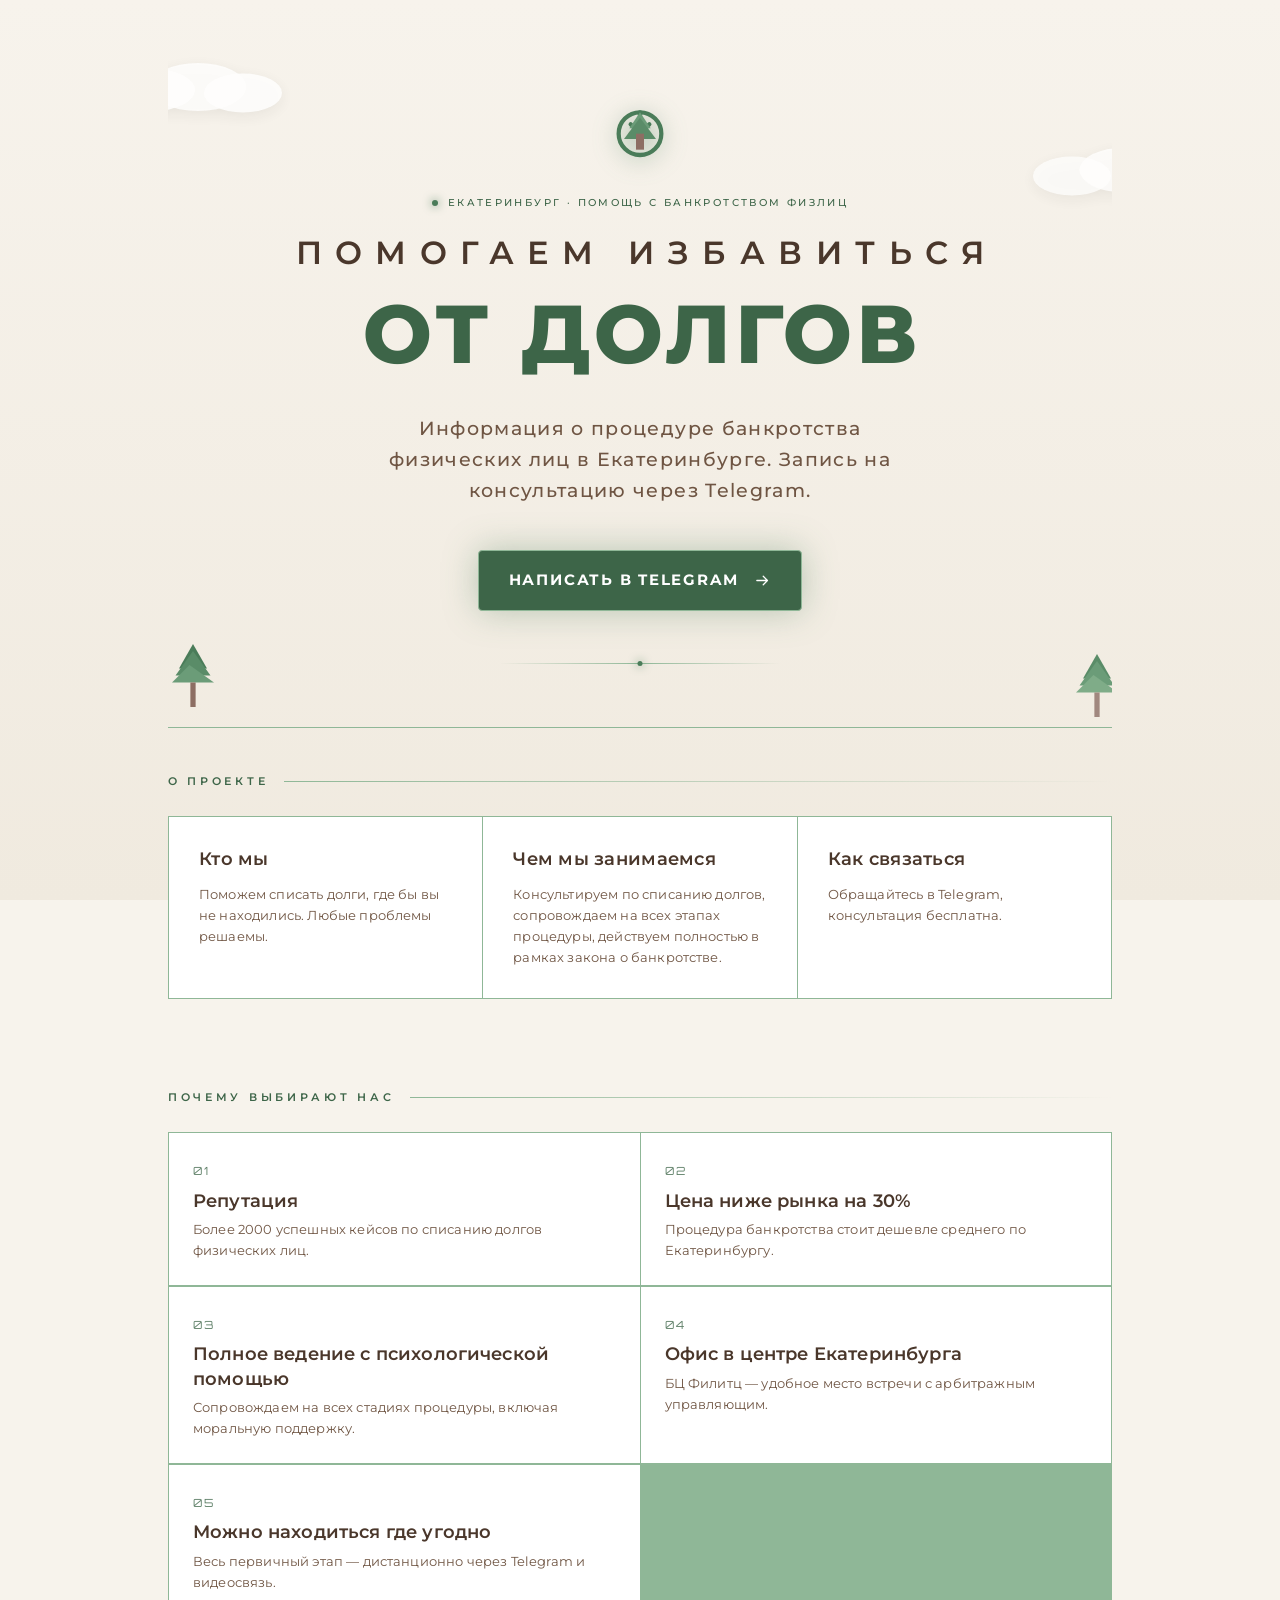
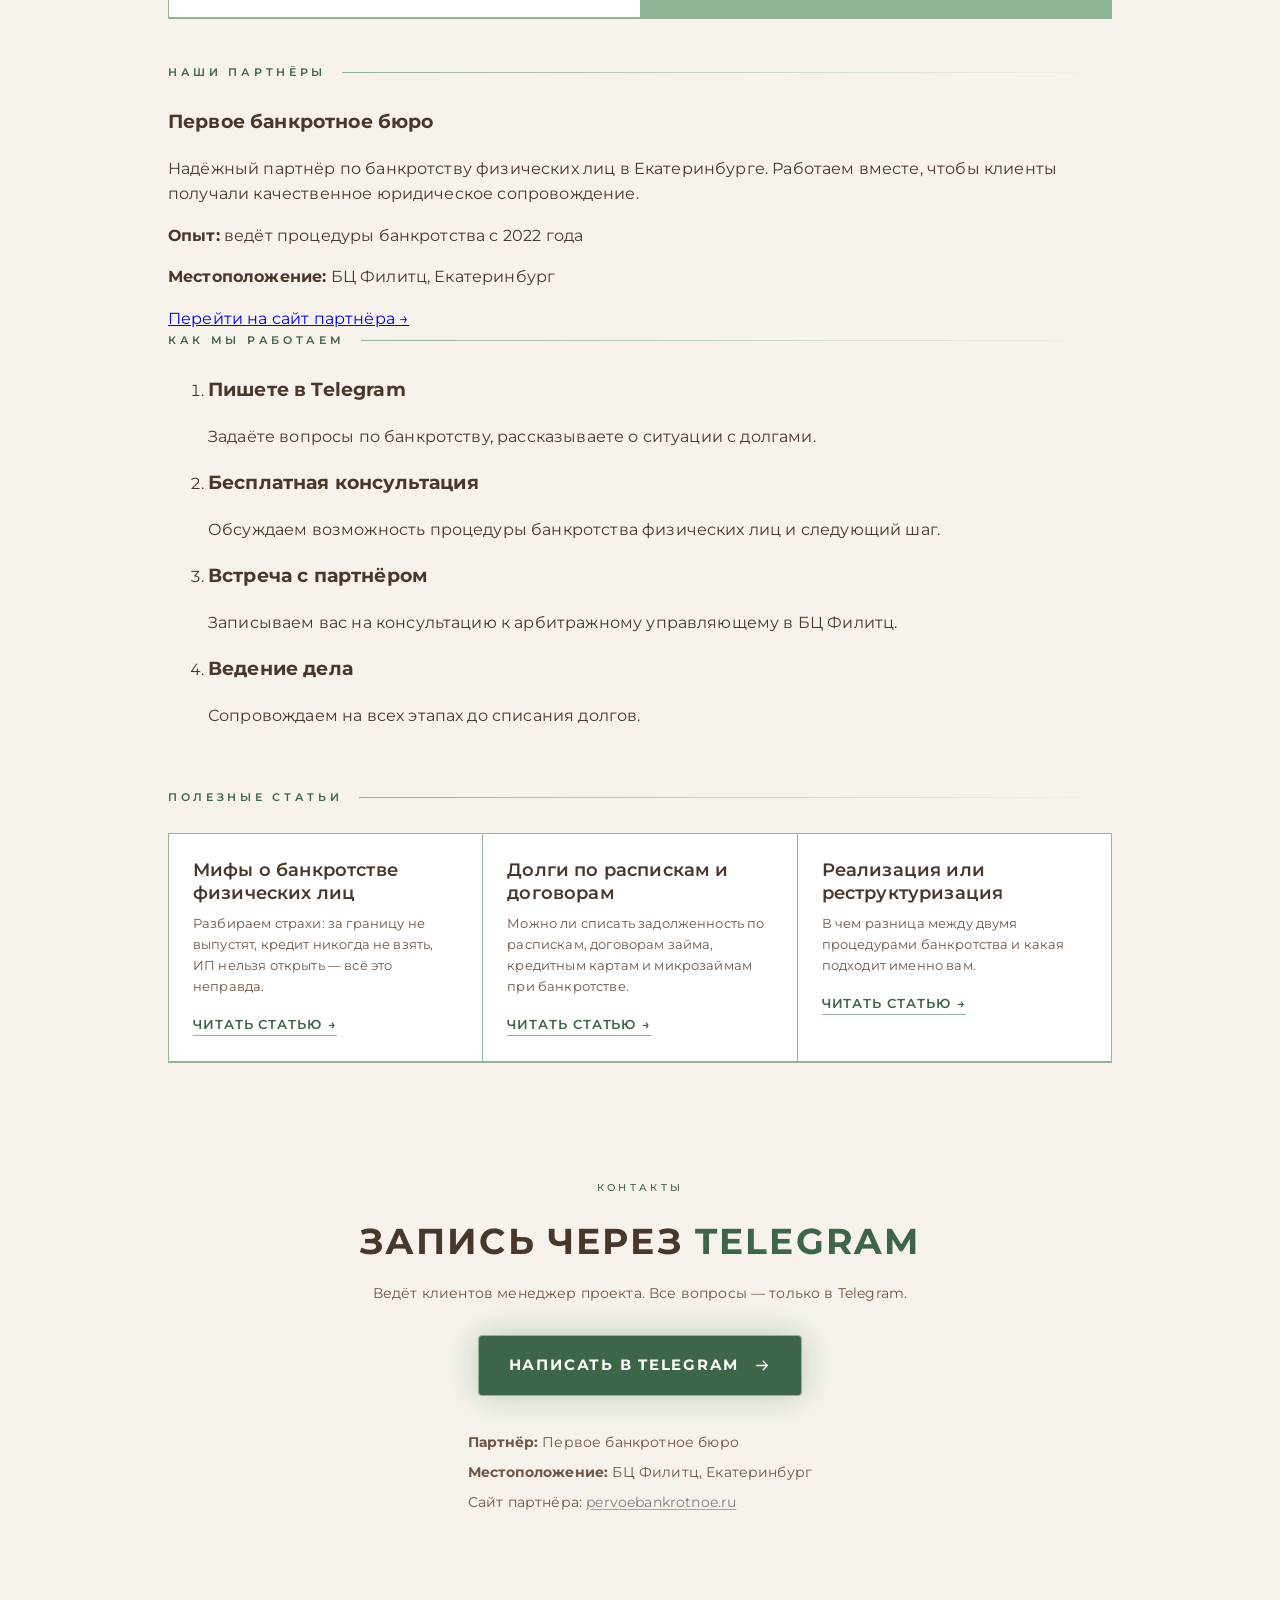
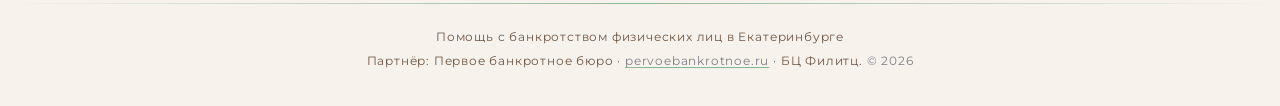
<file: index.html>
<!DOCTYPE html>
<html lang="ru">
<head>
  <meta charset="utf-8">
  <meta name="viewport" content="width=device-width, initial-scale=1, viewport-fit=cover">
  <meta name="theme-color" content="#f7f3ec">
  <meta name="color-scheme" content="light">
  <meta name="format-detection" content="telephone=no">

  <title>Помощь с банкротством физических лиц в Екатеринбурге</title>
  <meta name="description" content="Информация о банкротстве физических лиц в Екатеринбурге. Помощь в оформлении процедуры, партнёрство с Первым банкротным бюро, запись через Telegram. БЦ Филитц.">
  <link rel="canonical" href="https://bankruptcy-ekb.vercel.app/">
  <link rel="icon" type="image/svg+xml" href="assets/mark.svg">
  <link rel="apple-touch-icon" href="assets/mark.svg">

  <link rel="preconnect" href="https://fonts.googleapis.com">
  <link rel="preconnect" href="https://fonts.gstatic.com" crossorigin>
  <link href="https://fonts.googleapis.com/css2?family=Montserrat:wght@400;500;600;700;800&family=Orbitron:wght@500;700&display=swap" rel="stylesheet">
  <link rel="stylesheet" href="styles.css">

  <script type="application/ld+json">
  {
    "@context": "https://schema.org",
    "@graph": [
      {
        "@type": "Person",
        "@id": "https://bankruptcy-ekb.vercel.app/#person",
        "name": "Менеджер по работе с клиентами",
        "jobTitle": "Менеджер по банкротству физических лиц",
        "worksFor": { "@id": "https://bankruptcy-ekb.vercel.app/#organization" },
        "contactPoint": {
          "@type": "ContactPoint",
          "contactType": "Служба поддержки",
          "url": "https://t.me/blast29",
          "availableLanguage": "Russian"
        },
        "sameAs": ["https://t.me/blast29"]
      },
      {
        "@type": "Organization",
        "@id": "https://bankruptcy-ekb.vercel.app/#organization",
        "name": "Первое банкротное бюро",
        "slogan": "Надёжный партнёр по банкротству физических лиц",
        "url": "https://t.me/blast29",
        "image": "https://bankruptcy-ekb.vercel.app/assets/mark.svg",
        "description": "Партнёрский бюро по банкротству физических лиц в Екатеринбурге.",
        "areaServed": { "@type": "City", "name": "Екатеринбург" },
        "address": {
          "@type": "PostalAddress",
          "streetAddress": "БЦ Филитц",
          "addressLocality": "Екатеринбург",
          "addressRegion": "Свердловская область",
          "addressCountry": "RU"
        },
        "sameAs": ["https://t.me/blast29"]
      },
      {
        "@type": "WebSite",
        "@id": "https://bankruptcy-ekb.vercel.app/#website",
        "url": "https://bankruptcy-ekb.vercel.app/",
        "name": "Помощь с банкротством физлиц в Екатеринбурге",
        "inLanguage": "ru",
        "publisher": { "@id": "https://bankruptcy-ekb.vercel.app/#organization" }
      }
    ]
  }
  </script>
</head>
<body>
  <a class="skip-link" href="#main">К содержанию</a>

  <div class="page">
    <main id="main">

      <!-- 1. HERO -->
      <section class="hero" aria-labelledby="hero-title">
        <div class="hero__sky">
          <svg class="cloud cloud--1" viewBox="0 0 120 40" aria-hidden="true" focusable="false">
            <ellipse cx="30" cy="20" rx="28" ry="14" fill="#ffffff" opacity="0.9"/>
            <ellipse cx="60" cy="18" rx="32" ry="16" fill="#ffffff" opacity="0.85"/>
            <ellipse cx="90" cy="22" rx="26" ry="13" fill="#ffffff" opacity="0.9"/>
          </svg>
          <svg class="cloud cloud--2" viewBox="0 0 120 40" aria-hidden="true" focusable="false">
            <ellipse cx="40" cy="24" rx="26" ry="13" fill="#ffffff" opacity="0.8"/>
            <ellipse cx="75" cy="20" rx="30" ry="15" fill="#ffffff" opacity="0.85"/>
            <ellipse cx="105" cy="26" rx="24" ry="12" fill="#ffffff" opacity="0.8"/>
          </svg>
          <svg class="tree tree--1" viewBox="0 0 40 40" aria-hidden="true" focusable="false">
            <path d="M20 4 L28 18 L12 18 Z" fill="#4a7c59"/>
            <path d="M20 8 L30 22 L10 22 Z" fill="#5a8c68"/>
            <path d="M18 16 L32 26 L8 26 Z" fill="#6b9c78"/>
            <rect x="18.5" y="26" width="3" height="14" fill="#8d6e63"/>
          </svg>
          <svg class="tree tree--2" viewBox="0 0 40 40" aria-hidden="true" focusable="false">
            <path d="M20 4 L28 18 L12 18 Z" fill="#5a8c68"/>
            <path d="M20 8 L30 22 L10 22 Z" fill="#6b9c78"/>
            <path d="M18 16 L32 26 L8 26 Z" fill="#7fac88"/>
            <rect x="18.5" y="26" width="3" height="14" fill="#a1887f"/>
          </svg>
        </div>

        <img class="hero__mark" src="assets/mark.svg" width="72" height="72"
             alt="Зелёная эмблема: весы правосудия в ветви дерева" decoding="async">

        <p class="hero__eyebrow"><span class="pulse" aria-hidden="true"></span> Екатеринбург · помощь с банкротством физлиц</p>

        <h1 id="hero-title" class="hero__title">
          <span class="hero__line1">Помогаем избавиться</span>
          <span class="hero__line2">от долгов</span>
          <span class="sr-only">Первое банкротное бюро, партнёр по банкротству физических лиц в Екатеринбурге</span>
        </h1>

        <p class="hero__tagline">Информация о процедуре банкротства физических лиц в Екатеринбурге. Запись на консультацию через Telegram.</p>
        <a class="btn btn__hero" href="https://t.me/blast29" target="_blank" rel="noopener noreferrer"
           data-analytics="telegram_click" aria-label="Написать менеджеру в Telegram">
          Написать в Telegram
          <svg class="btn__arrow" viewBox="0 0 24 24" aria-hidden="true" focusable="false" fill="none" stroke="currentColor" stroke-width="1.8" stroke-linecap="round" stroke-linejoin="round">
            <path d="M4 12h15m-6-6 6 6-6 6"/>
          </svg>
        </a>
        <div class="hero__line" aria-hidden="true"></div>
      </section>

      <!-- 2. О ПРОЕКТЕ (о пользователе / менеджере) -->
      <section class="about" aria-labelledby="about-title">
        <h2 id="about-title" class="section-label">О проекте</h2>

        <div class="about__grid">
          <div class="about__card">
            <h3>Кто мы</h3>
            <p>Поможем списать долги, где бы вы не находились. Любые проблемы решаемы.</p>
          </div>
          <div class="about__card">
            <h3>Чем мы занимаемся</h3>
            <p>Консультируем по списанию долгов, сопровождаем на всех этапах процедуры, действуем полностью в рамках закона о банкротстве.</p>
          </div>
          <div class="about__card">
            <h3>Как связаться</h3>
            <p>Обращайтесь в Telegram, консультация бесплатна.</p>
          </div>
        </div>
      </section>

      <!-- 3. ПОЧЕМУ МЫ -->
      <section class="why" aria-labelledby="why-title">
        <h2 id="why-title" class="section-label">Почему выбирают нас</h2>
        <ul class="why__list">
          <li class="why__item">
            <span class="why__num">01</span>
            <div>
              <h3>Репутация</h3>
              <p>Более 2000 успешных кейсов по списанию долгов физических лиц.</p>
            </div>
          </li>
          <li class="why__item">
            <span class="why__num">02</span>
            <div>
              <h3>Цена ниже рынка на 30%</h3>
              <p>Процедура банкротства стоит дешевле среднего по Екатеринбургу.</p>
            </div>
          </li>
          <li class="why__item">
            <span class="why__num">03</span>
            <div>
              <h3>Полное ведение с психологической помощью</h3>
              <p>Сопровождаем на всех стадиях процедуры, включая моральную поддержку.</p>
            </div>
          </li>
          <li class="why__item">
            <span class="why__num">04</span>
            <div>
              <h3>Офис в центре Екатеринбурга</h3>
              <p>БЦ Филитц — удобное место встречи с арбитражным управляющим.</p>
            </div>
          </li>
          <li class="why__item">
            <span class="why__num">05</span>
            <div>
              <h3>Можно находиться где угодно</h3>
              <p>Весь первичный этап — дистанционно через Telegram и видеосвязь.</p>
            </div>
          </li>
        </ul>
      </section>

      <!-- 4. ПАРТНЁРЫ -->
      <section class="partners" aria-labelledby="partners-title">
        <h2 id="partners-title" class="section-label">Наши партнёры</h2>

        <div class="partner__card">
          <div class="partner__content">
            <h3>Первое банкротное бюро</h3>
            <p>Надёжный партнёр по банкротству физических лиц в Екатеринбурге. Работаем вместе, чтобы клиенты получали качественное юридическое сопровождение.</p>
            <p><strong>Опыт:</strong> ведёт процедуры банкротства с 2022 года</p>
            <p><strong>Местоположение:</strong> БЦ Филитц, Екатеринбург</p>
            <a class="partner__link" href="https://pervoebankrotnoe.ru/" target="_blank" rel="noopener noreferrer">
              Перейти на сайт партнёра <span aria-hidden="true">→</span>
            </a>
          </div>
        </div>
      </section>

      <!-- 4. КАК МЫ РАБОТАЕМ -->
      <section class="steps" aria-labelledby="steps-title">
        <h2 id="steps-title" class="section-label">Как мы работаем</h2>
        <ol class="steps__list">
          <li class="step">
            <div>
              <h3>Пишете в Telegram</h3>
              <p>Задаёте вопросы по банкротству, рассказываете о ситуации с долгами.</p>
            </div>
          </li>
          <li class="step">
            <div>
              <h3>Бесплатная консультация</h3>
              <p>Обсуждаем возможность процедуры банкротства физических лиц и следующий шаг.</p>
            </div>
          </li>
          <li class="step">
            <div>
              <h3>Встреча с партнёром</h3>
              <p>Записываем вас на консультацию к арбитражному управляющему в БЦ Филитц.</p>
            </div>
          </li>
          <li class="step">
            <div>
              <h3>Ведение дела</h3>
              <p>Сопровождаем на всех этапах до списания долгов.</p>
            </div>
          </li>
        </ol>
      </section>

      <!-- 6. СТАТЬИ -->
      <section class="articles" aria-labelledby="articles-title">
        <h2 id="articles-title" class="section-label">Полезные статьи</h2>
        <ul class="articles__list">
          <li class="article-card">
            <div class="article-card__content">
              <h3>Мифы о банкротстве физических лиц</h3>
              <p>Разбираем страхи: за границу не выпустят, кредит никогда не взять, ИП нельзя открыть — всё это неправда.</p>
              <a class="article-card__link" href="articles/myths-o-bankrotstve">Читать статью <span aria-hidden="true">→</span></a>
            </div>
          </li>
          <li class="article-card">
            <div class="article-card__content">
              <h3>Долги по распискам и договорам</h3>
              <p>Можно ли списать задолженность по распискам, договорам займа, кредитным картам и микрозаймам при банкротстве.</p>
              <a class="article-card__link" href="articles/dolgi-po-raspiskam">Читать статью <span aria-hidden="true">→</span></a>
            </div>
          </li>
          <li class="article-card">
            <div class="article-card__content">
              <h3>Реализация или реструктуризация</h3>
              <p>В чем разница между двумя процедурами банкротства и какая подходит именно вам.</p>
              <a class="article-card__link" href="articles/realizatsiya-i-restrukturizatsiya">Читать статью <span aria-hidden="true">→</span></a>
            </div>
          </li>
        </ul>
      </section>

      <!-- 5. КОНТАКТЫ -->
      <section class="contacts" id="contacts" aria-labelledby="contacts-title">
        <p class="contacts__eyebrow">Контакты</p>
        <h2 id="contacts-title" class="contacts__title">Запись через <span>Telegram</span></h2>

        <p class="contacts__note">Ведёт клиентов менеджер проекта. Все вопросы — только в Telegram.</p>

        <a class="btn" href="https://t.me/blast29" target="_blank" rel="noopener noreferrer"
           data-analytics="telegram_click" aria-label="Написать менеджеру в Telegram">
          Написать в Telegram
          <svg class="btn__arrow" viewBox="0 0 24 24" aria-hidden="true" focusable="false" fill="none" stroke="currentColor" stroke-width="1.8" stroke-linecap="round" stroke-linejoin="round">
            <path d="M4 12h15m-6-6 6 6-6 6"/>
          </svg>
        </a>

        <div class="contacts__meta">
            <p><strong>Партнёр:</strong> Первое банкротное бюро</p>
            <p><strong>Местоположение:</strong> БЦ Филитц, Екатеринбург</p>
            <p class="partner__small">Сайт партнёра: <a href="https://pervoebankrotnoe.ru/" target="_blank" rel="noopener noreferrer">pervoebankrotnoe.ru</a></p>
          </div>
        </div>
      </section>

    </main>

    <footer class="footer">
      <div class="footer__line" aria-hidden="true"></div>
      <p>Помощь с банкротством физических лиц в Екатеринбурге</p>
      <p class="footer__partner">Партнёр: Первое банкротное бюро · <a href="https://pervoebankrotnoe.ru/" target="_blank" rel="noopener noreferrer">pervoebankrotnoe.ru</a> · БЦ Филитц. <span>© 2026</span></p>
    </footer>
  </div>

  <script>
    (function () {
      var link = document.querySelector('[data-analytics="telegram_click"]');
      if (!link) return;
      link.addEventListener('click', function () {
        if (window.dataLayer) window.dataLayer.push({ event: 'telegram_click' });
        if (typeof window.gtag === 'function') window.gtag('event', 'telegram_click', { method: 'Telegram' });
      });
    })();
  </script>
</body>
</html>
</file>
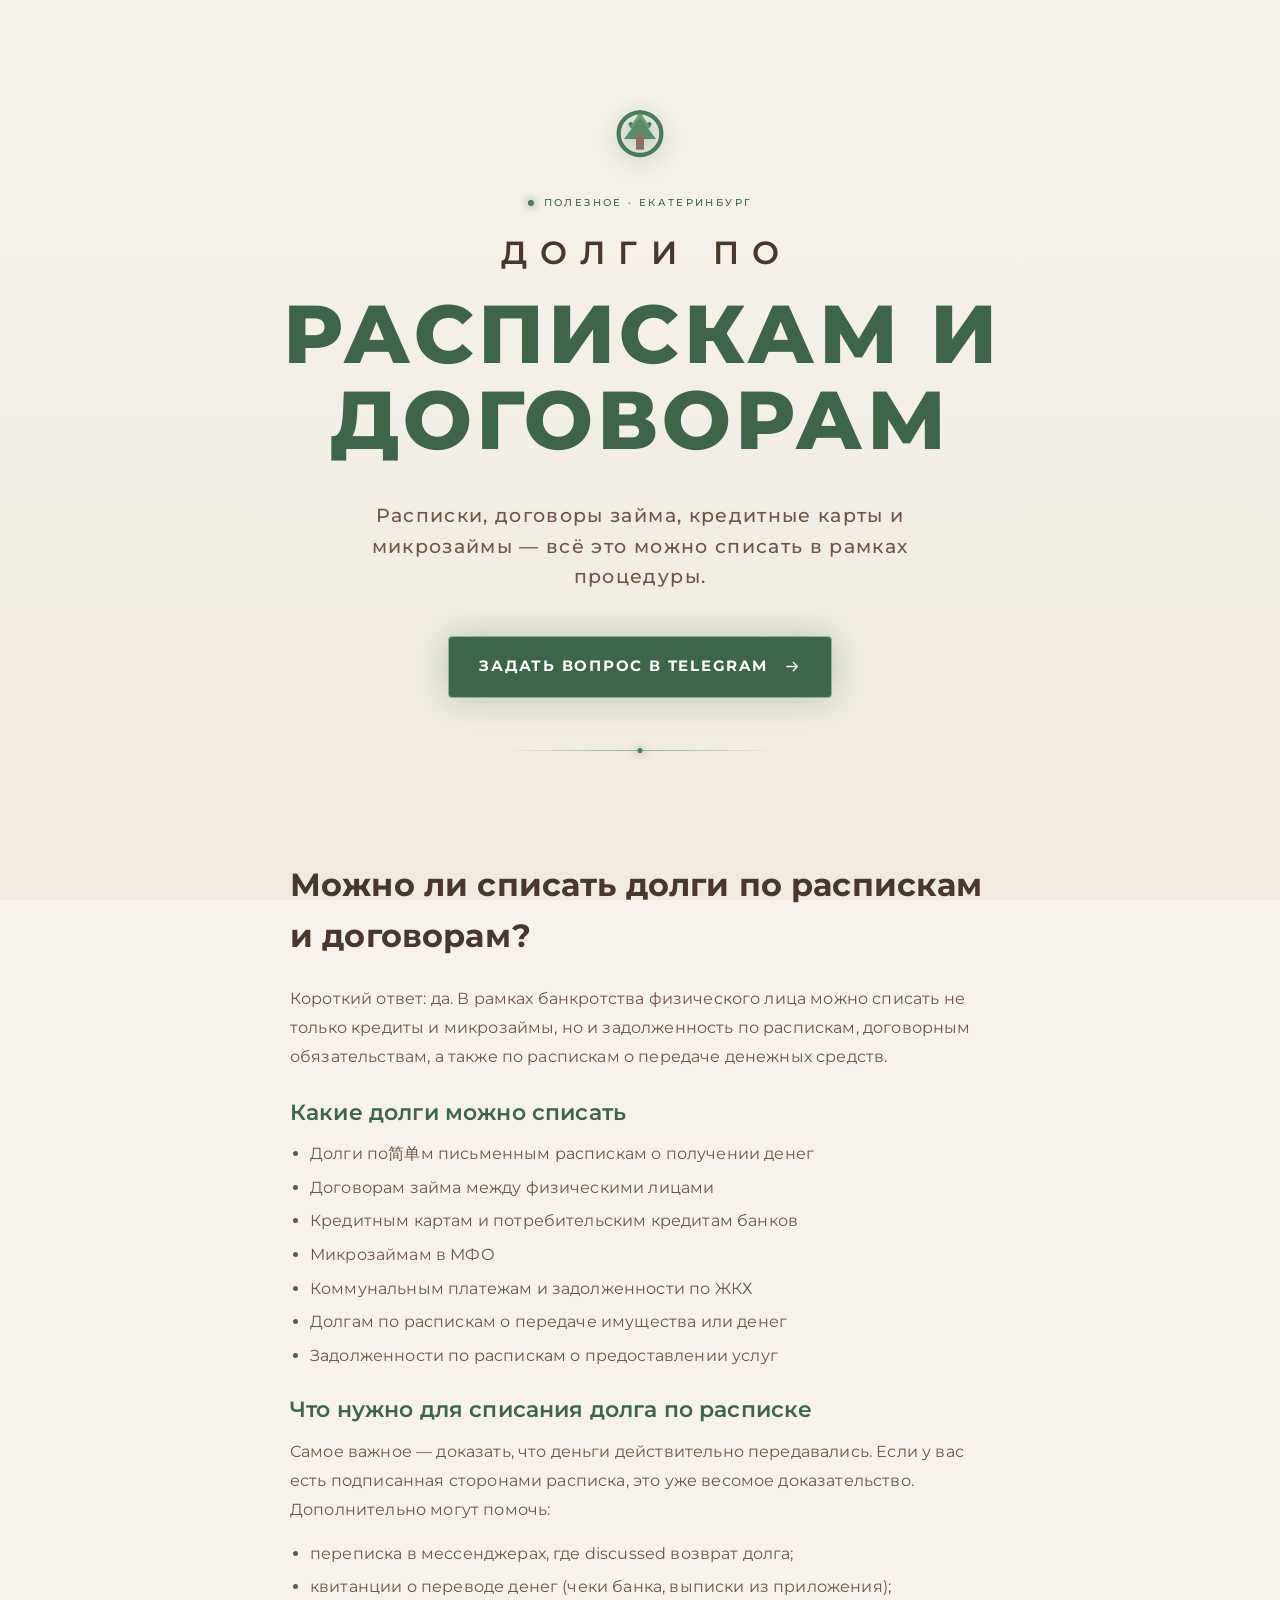
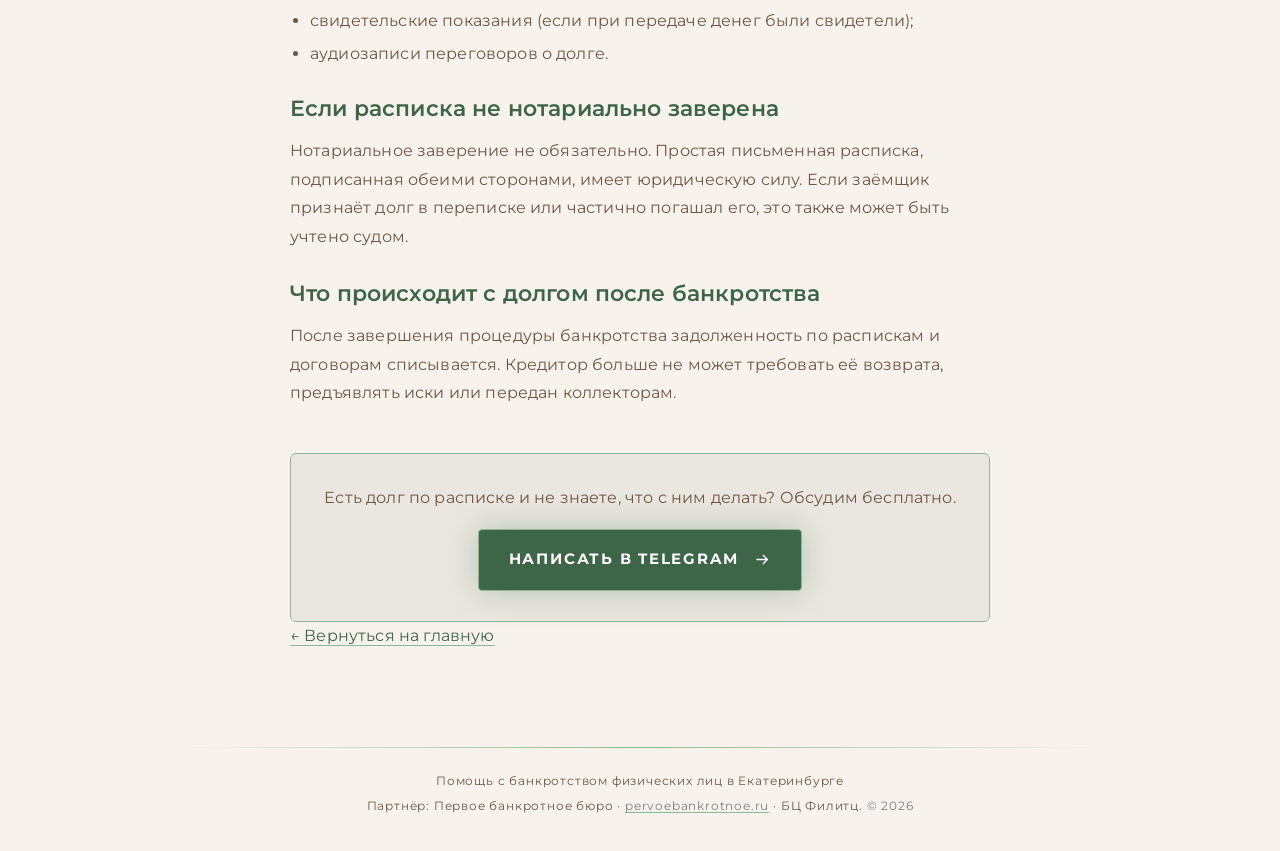
<file: articles/dolgi-po-raspiskam.html>
<!DOCTYPE html>
<html lang="ru">
<head>
  <meta charset="utf-8">
  <meta name="viewport" content="width=device-width, initial-scale=1, viewport-fit=cover">
  <meta name="theme-color" content="#f7f3ec">
  <meta name="color-scheme" content="light">
  <meta name="format-detection" content="telephone=no">

  <title>Можно ли списать долги по распискам и договорам при банкротстве | Екатеринбург</title>
  <meta name="description" content="Долги по распискам, договорам займа, кредитным картам и микрозаймам подлежат списанию в рамках банкротства физических лиц. Как это работает в Екатеринбурге.">
  <link rel="canonical" href="https://bankruptcy-ekb.vercel.app/articles/dolgi-po-raspiskam">
  <link rel="icon" type="image/svg+xml" href="../assets/mark.svg">
  <link rel="apple-touch-icon" href="../assets/mark.svg">

  <link rel="preconnect" href="https://fonts.googleapis.com">
  <link rel="preconnect" href="https://fonts.gstatic.com" crossorigin>
  <link href="https://fonts.googleapis.com/css2?family=Montserrat:wght@400;500;600;700;800&family=Orbitron:wght@500;700&display=swap" rel="stylesheet">
  <link rel="stylesheet" href="../styles.css">

  <script type="application/ld+json">
  {
    "@context": "https://schema.org",
    "@graph": [
      {
        "@type": "Article",
        "@id": "https://bankruptcy-ekb.vercel.app/articles/dolgi-po-raspiskam#article",
        "headline": "Можно ли списать долги по распискам и договорам при банкротстве",
        "description": "Долги по распискам, договорам займа, кредитным картам и микрозаймам подлежат списанию в рамках банкротства физических лиц.",
        "datePublished": "2026-11-03",
        "author": { "@type": "Person", "name": "Менеджер по работе с клиентами" },
        "publisher": {
          "@type": "Organization",
          "name": "Первое банкротное бюро",
          "url": "https://pervoebankrotnoe.ru/"
        },
        "mainEntityOfPage": { "@type": "WebPage", "@id": "https://bankruptcy-ekb.vercel.app/articles/dolgi-po-raspiskam" }
      },
      {
        "@type": "WebSite",
        "@id": "https://bankruptcy-ekb.vercel.app/#website",
        "url": "https://bankruptcy-ekb.vercel.app/",
        "name": "Помощь с банкротством физлиц в Екатеринбурге",
        "inLanguage": "ru",
        "publisher": { "@type": "Organization", "name": "Первое банкротное бюро" }
      }
    ]
  }
  </script>
</head>
<body>
  <a class="skip-link" href="#main">К содержанию</a>

  <div class="page">
    <main id="main">

      <!-- HERO -->
      <section class="hero article-hero" aria-labelledby="article-title">
        <img class="hero__mark" src="../assets/mark.svg" width="72" height="72"
             alt="Зелёная эмблема: весы правосудия в ветви дерева" decoding="async">

        <p class="hero__eyebrow"><span class="pulse" aria-hidden="true"></span> Полезное · Екатеринбург</p>

        <h1 id="article-title" class="hero__title">
          <span class="hero__line1">Долги по</span>
          <span class="hero__line2">распискам и договорам</span>
          <span class="sr-only">можно ли списать при банкротстве физических лиц</span>
        </h1>

        <p class="hero__tagline">Расписки, договоры займа, кредитные карты и микрозаймы — всё это можно списать в рамках процедуры.</p>
        <a class="btn btn__hero" href="https://t.me/blast29" target="_blank" rel="noopener noreferrer"
           data-analytics="telegram_click" aria-label="Написать менеджеру в Telegram">
          Задать вопрос в Telegram
          <svg class="btn__arrow" viewBox="0 0 24 24" aria-hidden="true" focusable="false" fill="none" stroke="currentColor" stroke-width="1.8" stroke-linecap="round" stroke-linejoin="round">
            <path d="M4 12h15m-6-6 6 6-6 6"/>
          </svg>
        </a>
        <div class="hero__line" aria-hidden="true"></div>
      </section>

      <!-- CONTENT -->
      <section class="article-content" aria-labelledby="content-title">
        <div class="article__wrapper">
          <h2 id="content-title">Можно ли списать долги по распискам и договорам?</h2>

          <p>Короткий ответ: да. В рамках банкротства физического лица можно списать не только кредиты и микрозаймы, но и задолженность по распискам, договорным обязательствам, а также по распискам о передаче денежных средств.</p>

          <h3>Какие долги можно списать</h3>
          <ul class="article__list">
            <li>Долги по简单м письменным распискам о получении денег</li>
            <li>Договорам займа между физическими лицами</li>
            <li>Кредитным картам и потребительским кредитам банков</li>
            <li>Микрозаймам в МФО</li>
            <li>Коммунальным платежам и задолженности по ЖКХ</li>
            <li>Долгам по распискам о передаче имущества или денег</li>
            <li>Задолженности по распискам о предоставлении услуг</li>
          </ul>

          <h3>Что нужно для списания долга по расписке</h3>
          <p>Самое важное — доказать, что деньги действительно передавались. Если у вас есть подписанная сторонами расписка, это уже весомое доказательство. Дополнительно могут помочь:</p>
          <ul class="article__list">
            <li>переписка в мессенджерах, где discussed возврат долга;</li>
            <li>квитанции о переводе денег (чеки банка, выписки из приложения);</li>
            <li>свидетельские показания (если при передаче денег были свидетели);</li>
            <li>аудиозаписи переговоров о долге.</li>
          </ul>

          <h3>Если расписка не нотариально заверена</h3>
          <p>Нотариальное заверение не обязательно. Простая письменная расписка, подписанная обеими сторонами, имеет юридическую силу. Если заёмщик признаёт долг в переписке или частично погашал его, это также может быть учтено судом.</p>

          <h3>Что происходит с долгом после банкротства</h3>
          <p>После завершения процедуры банкротства задолженность по распискам и договорам списывается. Кредитор больше не может требовать её возврата, предъявлять иски или передан коллекторам.</p>

          <div class="article__cta">
            <p>Есть долг по расписке и не знаете, что с ним делать? Обсудим бесплатно.</p>
            <a class="btn" href="https://t.me/blast29" target="_blank" rel="noopener noreferrer"
               data-analytics="telegram_click" aria-label="Написать менеджеру в Telegram">
              Написать в Telegram
              <svg class="btn__arrow" viewBox="0 0 24 24" aria-hidden="true" focusable="false" fill="none" stroke="currentColor" stroke-width="1.8" stroke-linecap="round" stroke-linejoin="round">
                <path d="M4 12h15m-6-6 6 6-6 6"/>
              </svg>
            </a>
          </div>

          <p class="article__back"><a href="../">← Вернуться на главную</a></p>
        </div>
      </section>

    </main>

    <footer class="footer">
      <div class="footer__line" aria-hidden="true"></div>
      <p>Помощь с банкротством физических лиц в Екатеринбурге</p>
      <p class="footer__partner">Партнёр: Первое банкротное бюро · <a href="https://pervoebankrotnoe.ru/" target="_blank" rel="noopener noreferrer">pervoebankrotnoe.ru</a> · БЦ Филитц. <span>© 2026</span></p>
    </footer>
  </div>

  <script>
    (function () {
      var link = document.querySelector('[data-analytics="telegram_click"]');
      if (!link) return;
      link.addEventListener('click', function () {
        if (window.dataLayer) window.dataLayer.push({ event: 'telegram_click' });
        if (typeof window.gtag === 'function') window.gtag('event', 'telegram_click', { method: 'Telegram' });
      });
    })();
  </script>
</body>
</html>
</file>
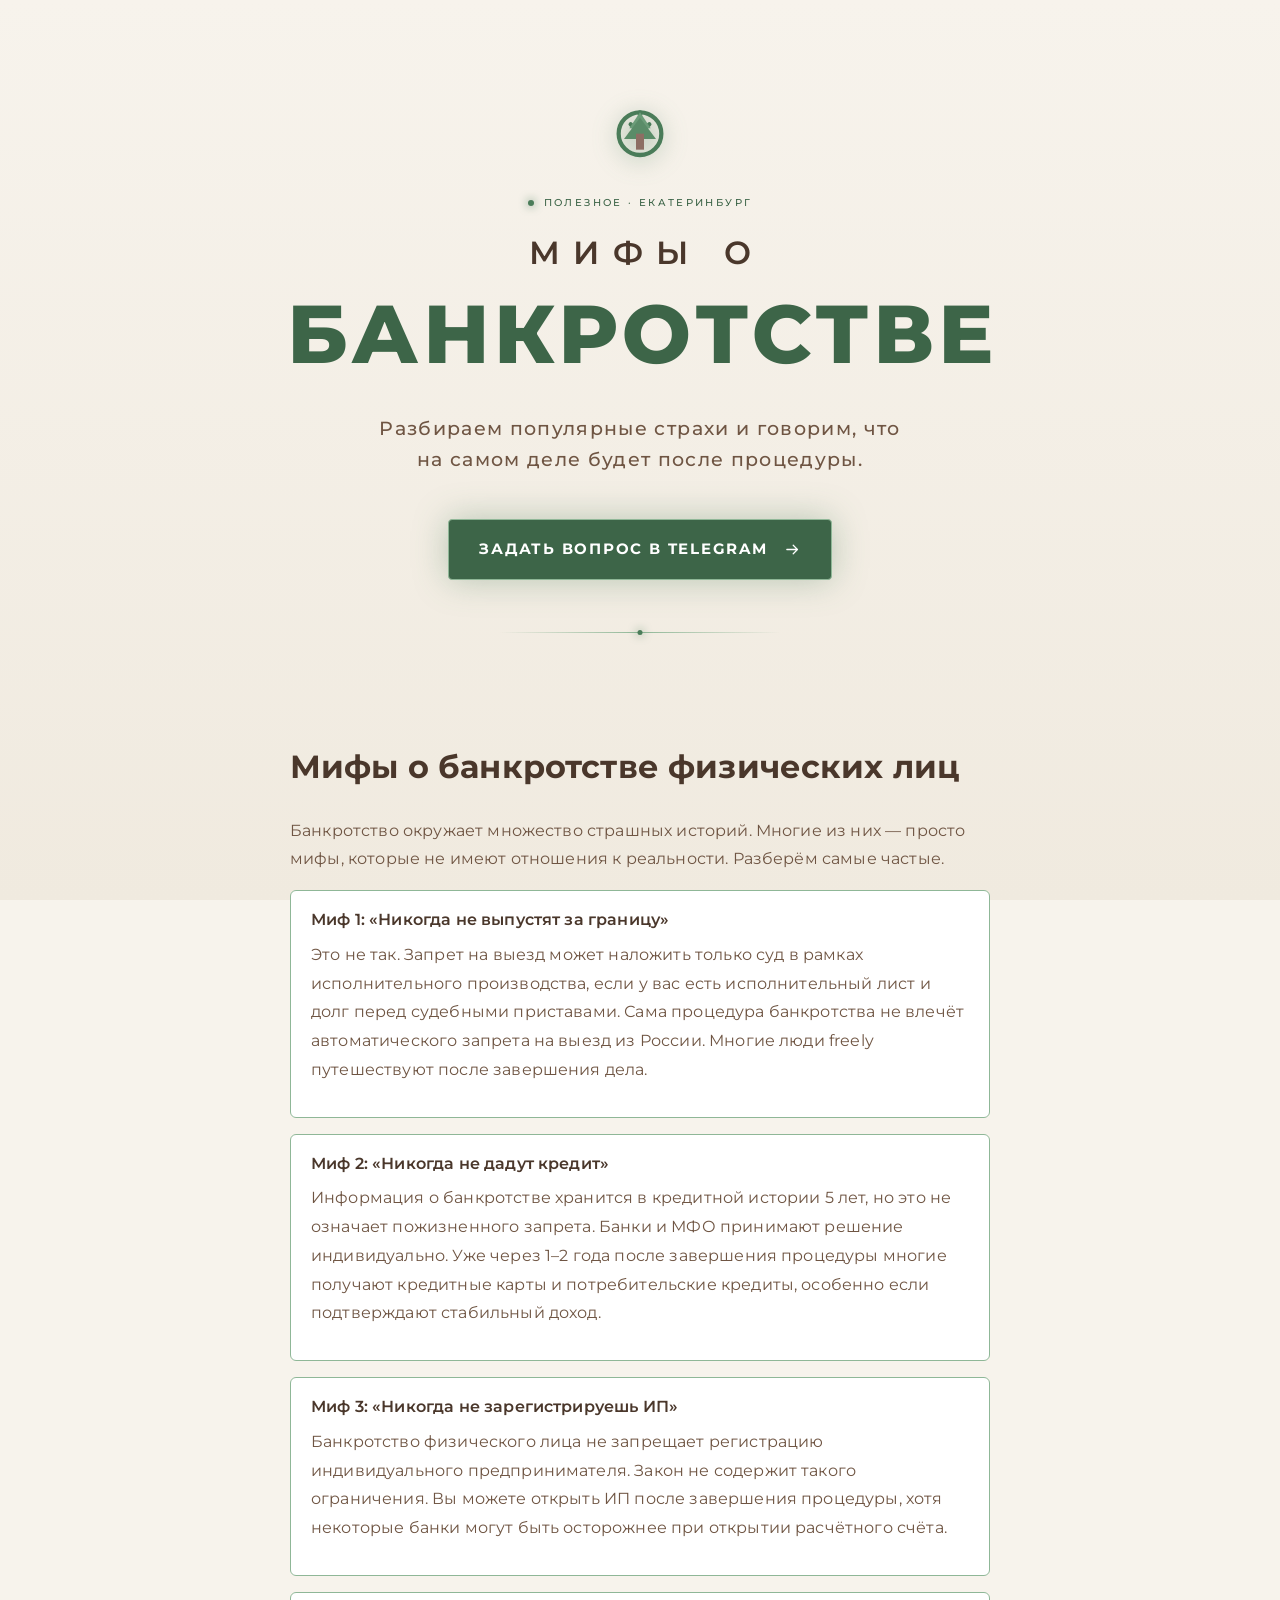
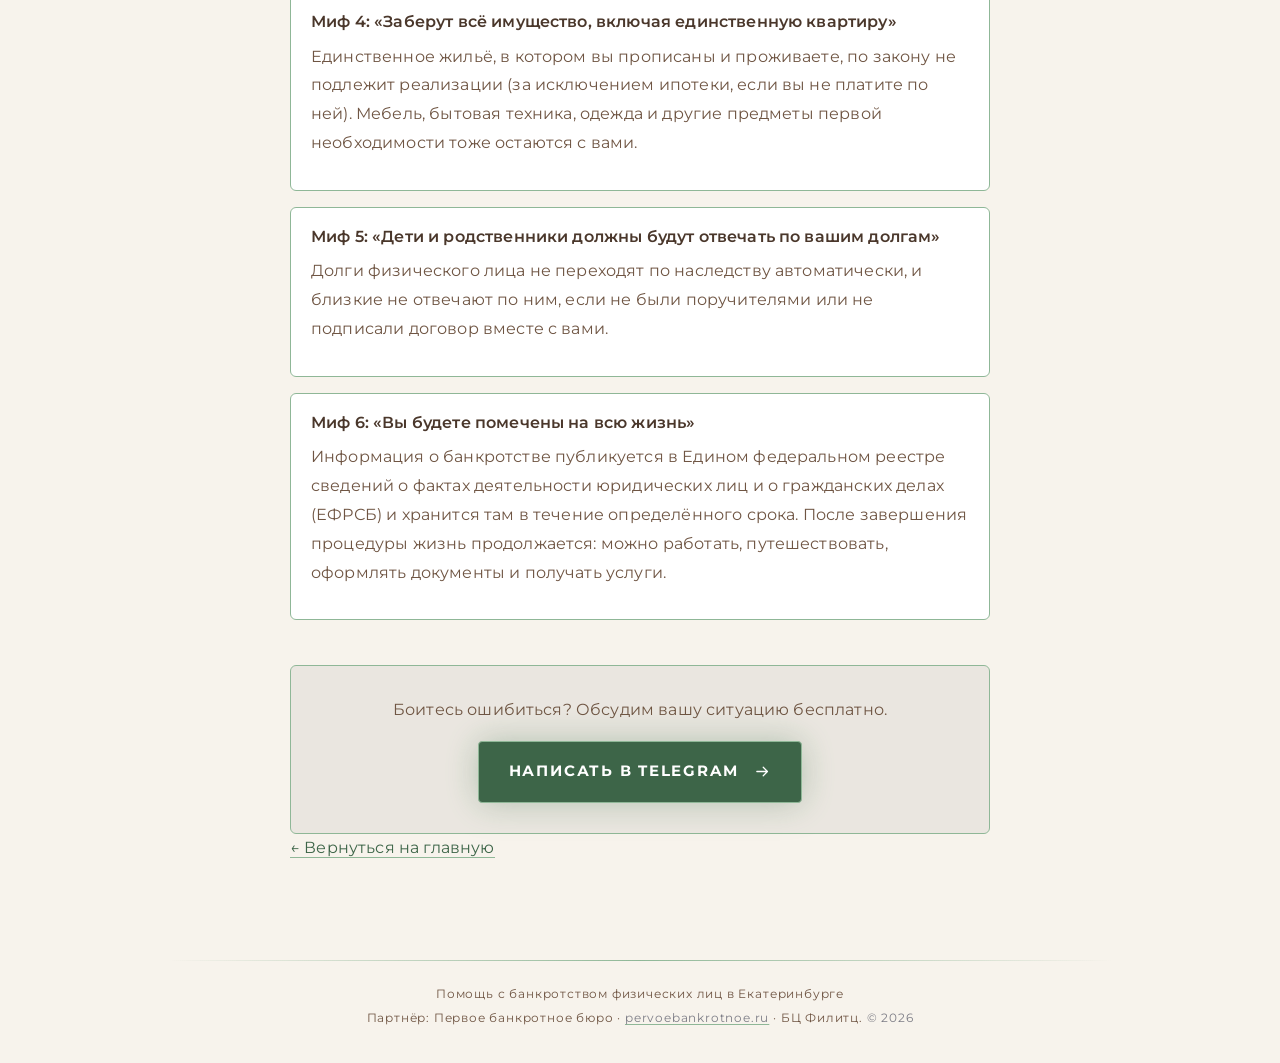
<file: articles/myths-o-bankrotstve.html>
<!DOCTYPE html>
<html lang="ru">
<head>
  <meta charset="utf-8">
  <meta name="viewport" content="width=device-width, initial-scale=1, viewport-fit=cover">
  <meta name="theme-color" content="#f7f3ec">
  <meta name="color-scheme" content="light">
  <meta name="format-detection" content="telephone=no">

  <title>Мифы о банкротстве физических лиц: чего не нужно бояться | Екатеринбург</title>
  <meta name="description" content="Разбираем популярные мифы о банкротстве физлиц. Не правда, что никогда не выпустят за границу, не дадут кредит и не зарегистрируют ИП. Правда о последствиях процедуры в Екатеринбурге.">
  <link rel="canonical" href="https://bankruptcy-ekb.vercel.app/articles/myths-o-bankrotstve">
  <link rel="icon" type="image/svg+xml" href="../assets/mark.svg">
  <link rel="apple-touch-icon" href="../assets/mark.svg">

  <link rel="preconnect" href="https://fonts.googleapis.com">
  <link rel="preconnect" href="https://fonts.gstatic.com" crossorigin>
  <link href="https://fonts.googleapis.com/css2?family=Montserrat:wght@400;500;600;700;800&family=Orbitron:wght@500;700&display=swap" rel="stylesheet">
  <link rel="stylesheet" href="../styles.css">

  <script type="application/ld+json">
  {
    "@context": "https://schema.org",
    "@graph": [
      {
        "@type": "Article",
        "@id": "https://bankruptcy-ekb.vercel.app/articles/myths-o-bankrotstve#article",
        "headline": "Мифы о банкротстве физических лиц: чего не нужно бояться",
        "description": "Разбираем популярные мифы о банкротстве физлиц. Не правда, что никогда не выпустят за границу, не дадут кредит и не зарегистрируют ИП.",
        "datePublished": "2026-11-03",
        "author": { "@type": "Person", "name": "Менеджер по работе с клиентами" },
        "publisher": {
          "@type": "Organization",
          "name": "Первое банкротное бюро",
          "url": "https://pervoebankrotnoe.ru/"
        },
        "mainEntityOfPage": { "@type": "WebPage", "@id": "https://bankruptcy-ekb.vercel.app/articles/myths-o-bankrotstve" }
      },
      {
        "@type": "WebSite",
        "@id": "https://bankruptcy-ekb.vercel.app/#website",
        "url": "https://bankruptcy-ekb.vercel.app/",
        "name": "Помощь с банкротством физлиц в Екатеринбурге",
        "inLanguage": "ru",
        "publisher": { "@type": "Organization", "name": "Первое банкротное бюро" }
      }
    ]
  }
  </script>
</head>
<body>
  <a class="skip-link" href="#main">К содержанию</a>

  <div class="page">
    <main id="main">

      <!-- HERO -->
      <section class="hero article-hero" aria-labelledby="article-title">
        <img class="hero__mark" src="../assets/mark.svg" width="72" height="72"
             alt="Зелёная эмблема: весы правосудия в ветви дерева" decoding="async">

        <p class="hero__eyebrow"><span class="pulse" aria-hidden="true"></span> Полезное · Екатеринбург</p>

        <h1 id="article-title" class="hero__title">
          <span class="hero__line1">Мифы о</span>
          <span class="hero__line2">банкротстве</span>
          <span class="sr-only">чего не нужно бояться, правда о последствиях процедуры</span>
        </h1>

        <p class="hero__tagline">Разбираем популярные страхи и говорим, что на самом деле будет после процедуры.</p>
        <a class="btn btn__hero" href="https://t.me/blast29" target="_blank" rel="noopener noreferrer"
           data-analytics="telegram_click" aria-label="Написать менеджеру в Telegram">
          Задать вопрос в Telegram
          <svg class="btn__arrow" viewBox="0 0 24 24" aria-hidden="true" focusable="false" fill="none" stroke="currentColor" stroke-width="1.8" stroke-linecap="round" stroke-linejoin="round">
            <path d="M4 12h15m-6-6 6 6-6 6"/>
          </svg>
        </a>
        <div class="hero__line" aria-hidden="true"></div>
      </section>

      <!-- CONTENT -->
      <section class="article-content" aria-labelledby="content-title">
        <div class="article__wrapper">
          <h2 id="content-title">Мифы о банкротстве физических лиц</h2>

          <p>Банкротство окружает множество страшных историй. Многие из них — просто мифы, которые не имеют отношения к реальности. Разберём самые частые.</p>

          <div class="myth">
            <h3>Миф 1: «Никогда не выпустят за границу»</h3>
            <p>Это не так. Запрет на выезд может наложить только суд в рамках исполнительного производства, если у вас есть исполнительный лист и долг перед судебными приставами. Сама процедура банкротства не влечёт автоматического запрета на выезд из России. Многие люди freely путешествуют после завершения дела.</p>
          </div>

          <div class="myth">
            <h3>Миф 2: «Никогда не дадут кредит»</h3>
            <p>Информация о банкротстве хранится в кредитной истории 5 лет, но это не означает пожизненного запрета. Банки и МФО принимают решение индивидуально. Уже через 1–2 года после завершения процедуры многие получают кредитные карты и потребительские кредиты, особенно если подтверждают стабильный доход.</p>
          </div>

          <div class="myth">
            <h3>Миф 3: «Никогда не зарегистрируешь ИП»</h3>
            <p>Банкротство физического лица не запрещает регистрацию индивидуального предпринимателя. Закон не содержит такого ограничения. Вы можете открыть ИП после завершения процедуры, хотя некоторые банки могут быть осторожнее при открытии расчётного счёта.</p>
          </div>

          <div class="myth">
            <h3>Миф 4: «Заберут всё имущество, включая единственную квартиру»</h3>
            <p>Единственное жильё, в котором вы прописаны и проживаете, по закону не подлежит реализации (за исключением ипотеки, если вы не платите по ней). Мебель, бытовая техника, одежда и другие предметы первой необходимости тоже остаются с вами.</p>
          </div>

          <div class="myth">
            <h3>Миф 5: «Дети и родственники должны будут отвечать по вашим долгам»</h3>
            <p>Долги физического лица не переходят по наследству автоматически, и близкие не отвечают по ним, если не были поручителями или не подписали договор вместе с вами.</p>
          </div>

          <div class="myth">
            <h3>Миф 6: «Вы будете помечены на всю жизнь»</h3>
            <p>Информация о банкротстве публикуется в Едином федеральном реестре сведений о фактах деятельности юридических лиц и о гражданских делах (ЕФРСБ) и хранится там в течение определённого срока. После завершения процедуры жизнь продолжается: можно работать, путешествовать, оформлять документы и получать услуги.</p>
          </div>

          <div class="article__cta">
            <p>Боитесь ошибиться? Обсудим вашу ситуацию бесплатно.</p>
            <a class="btn" href="https://t.me/blast29" target="_blank" rel="noopener noreferrer"
               data-analytics="telegram_click" aria-label="Написать менеджеру в Telegram">
              Написать в Telegram
              <svg class="btn__arrow" viewBox="0 0 24 24" aria-hidden="true" focusable="false" fill="none" stroke="currentColor" stroke-width="1.8" stroke-linecap="round" stroke-linejoin="round">
                <path d="M4 12h15m-6-6 6 6-6 6"/>
              </svg>
            </a>
          </div>

          <p class="article__back"><a href="../">← Вернуться на главную</a></p>
        </div>
      </section>

    </main>

    <footer class="footer">
      <div class="footer__line" aria-hidden="true"></div>
      <p>Помощь с банкротством физических лиц в Екатеринбурге</p>
      <p class="footer__partner">Партнёр: Первое банкротное бюро · <a href="https://pervoebankrotnoe.ru/" target="_blank" rel="noopener noreferrer">pervoebankrotnoe.ru</a> · БЦ Филитц. <span>© 2026</span></p>
    </footer>
  </div>

  <script>
    (function () {
      var link = document.querySelector('[data-analytics="telegram_click"]');
      if (!link) return;
      link.addEventListener('click', function () {
        if (window.dataLayer) window.dataLayer.push({ event: 'telegram_click' });
        if (typeof window.gtag === 'function') window.gtag('event', 'telegram_click', { method: 'Telegram' });
      });
    })();
  </script>
</body>
</html>
</file>
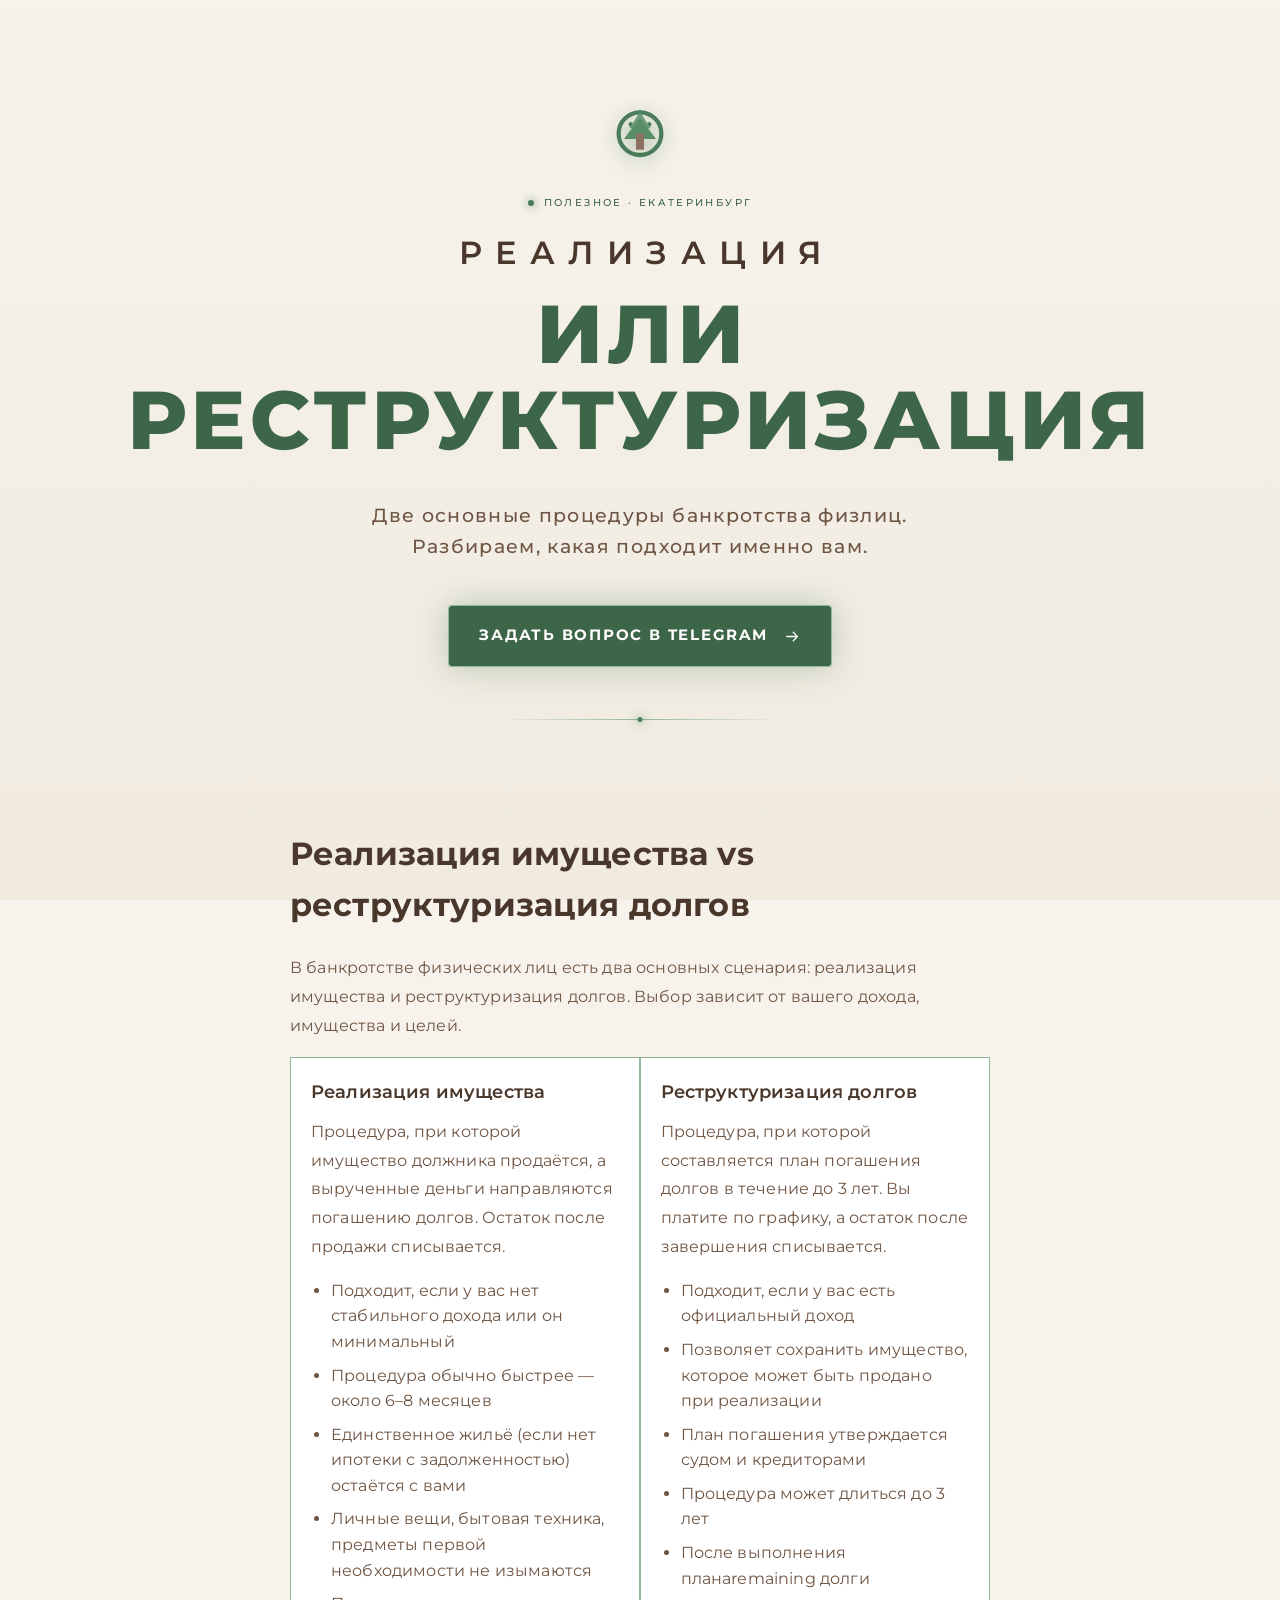
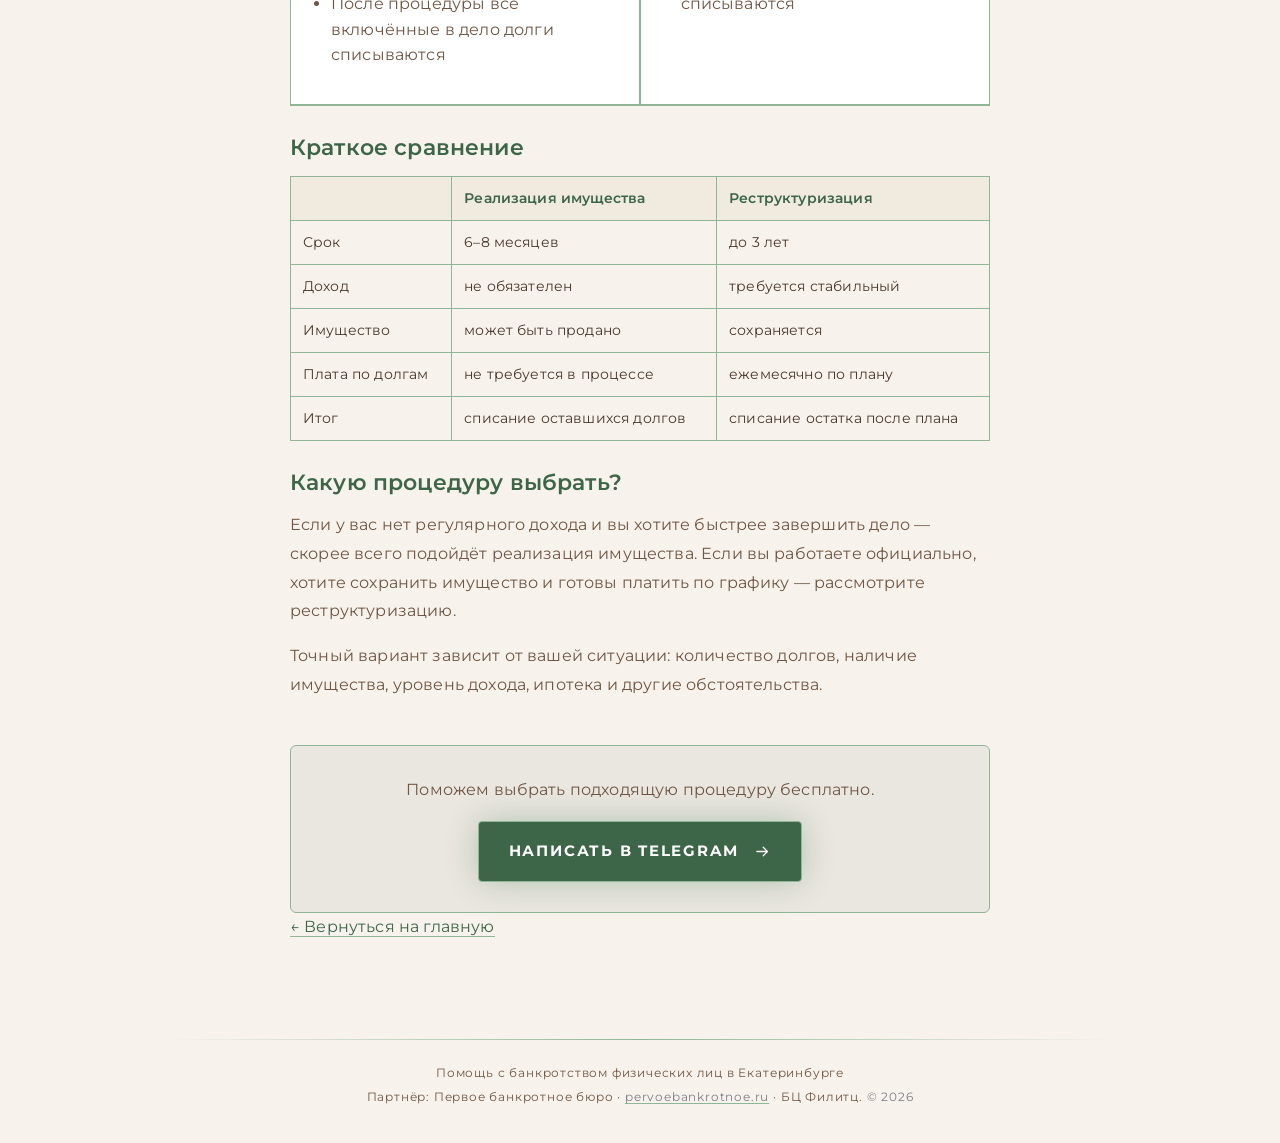
<file: articles/realizatsiya-i-restrukturizatsiya.html>
<!DOCTYPE html>
<html lang="ru">
<head>
  <meta charset="utf-8">
  <meta name="viewport" content="width=device-width, initial-scale=1, viewport-fit=cover">
  <meta name="theme-color" content="#f7f3ec">
  <meta name="color-scheme" content="light">
  <meta name="format-detection" content="telephone=no">

  <title>Реализация имущества или реструктуризация: в чем разница | Екатеринбург</title>
  <meta name="description" content="Сравнение процедур банкротства физических лиц: реализация имущества и реструктуризация долгов. Какая процедура подходит в вашем случае, Екатеринбург.">
  <link rel="canonical" href="https://bankruptcy-ekb.vercel.app/articles/realizatsiya-i-restrukturizatsiya">
  <link rel="icon" type="image/svg+xml" href="../assets/mark.svg">
  <link rel="apple-touch-icon" href="../assets/mark.svg">

  <link rel="preconnect" href="https://fonts.googleapis.com">
  <link rel="preconnect" href="https://fonts.gstatic.com" crossorigin>
  <link href="https://fonts.googleapis.com/css2?family=Montserrat:wght@400;500;600;700;800&family=Orbitron:wght@500;700&display=swap" rel="stylesheet">
  <link rel="stylesheet" href="../styles.css">

  <script type="application/ld+json">
  {
    "@context": "https://schema.org",
    "@graph": [
      {
        "@type": "Article",
        "@id": "https://bankruptcy-ekb.vercel.app/articles/realizatsiya-i-restrukturizatsiya#article",
        "headline": "Реализация имущества или реструктуризация: в чем разница",
        "description": "Сравнение процедур банкротства физических лиц: реализация имущества и реструктуризация долгов.",
        "datePublished": "2026-11-03",
        "author": { "@type": "Person", "name": "Менеджер по работе с клиентами" },
        "publisher": {
          "@type": "Organization",
          "name": "Первое банкротное бюро",
          "url": "https://pervoebankrotnoe.ru/"
        },
        "mainEntityOfPage": { "@type": "WebPage", "@id": "https://bankruptcy-ekb.vercel.app/articles/realizatsiya-i-restrukturizatsiya" }
      },
      {
        "@type": "WebSite",
        "@id": "https://bankruptcy-ekb.vercel.app/#website",
        "url": "https://bankruptcy-ekb.vercel.app/",
        "name": "Помощь с банкротством физлиц в Екатеринбурге",
        "inLanguage": "ru",
        "publisher": { "@type": "Organization", "name": "Первое банкротное бюро" }
      }
    ]
  }
  </script>
</head>
<body>
  <a class="skip-link" href="#main">К содержанию</a>

  <div class="page">
    <main id="main">

      <!-- HERO -->
      <section class="hero article-hero" aria-labelledby="article-title">
        <img class="hero__mark" src="../assets/mark.svg" width="72" height="72"
             alt="Зелёная эмблема: весы правосудия в ветви дерева" decoding="async">

        <p class="hero__eyebrow"><span class="pulse" aria-hidden="true"></span> Полезное · Екатеринбург</p>

        <h1 id="article-title" class="hero__title">
          <span class="hero__line1">Реализация</span>
          <span class="hero__line2">или реструктуризация</span>
          <span class="sr-only">в чем разница процедур банкротства физических лиц</span>
        </h1>

        <p class="hero__tagline">Две основные процедуры банкротства физлиц. Разбираем, какая подходит именно вам.</p>
        <a class="btn btn__hero" href="https://t.me/blast29" target="_blank" rel="noopener noreferrer"
           data-analytics="telegram_click" aria-label="Написать менеджеру в Telegram">
          Задать вопрос в Telegram
          <svg class="btn__arrow" viewBox="0 0 24 24" aria-hidden="true" focusable="false" fill="none" stroke="currentColor" stroke-width="1.8" stroke-linecap="round" stroke-linejoin="round">
            <path d="M4 12h15m-6-6 6 6-6 6"/>
          </svg>
        </a>
        <div class="hero__line" aria-hidden="true"></div>
      </section>

      <!-- CONTENT -->
      <section class="article-content" aria-labelledby="content-title">
        <div class="article__wrapper">
          <h2 id="content-title">Реализация имущества vs реструктуризация долгов</h2>

          <p>В банкротстве физических лиц есть два основных сценария: реализация имущества и реструктуризация долгов. Выбор зависит от вашего дохода, имущества и целей.</p>

          <div class="comparison">
            <div class="comparison__col">
              <h3>Реализация имущества</h3>
              <p>Процедура, при которой имущество должника продаётся, а вырученные деньги направляются погашению долгов. Остаток после продажи списывается.</p>
              <ul class="article__list">
                <li>Подходит, если у вас нет стабильного дохода или он минимальный</li>
                <li>Процедура обычно быстрее — около 6–8 месяцев</li>
                <li>Единственное жильё (если нет ипотеки с задолженностью) остаётся с вами</li>
                <li>Личные вещи, бытовая техника, предметы первой необходимости не изымаются</li>
                <li>После процедуры все включённые в дело долги списываются</li>
              </ul>
            </div>
            <div class="comparison__col">
              <h3>Реструктуризация долгов</h3>
              <p>Процедура, при которой составляется план погашения долгов в течение до 3 лет. Вы платите по графику, а остаток после завершения списывается.</p>
              <ul class="article__list">
                <li>Подходит, если у вас есть официальный доход</li>
                <li>Позволяет сохранить имущество, которое может быть продано при реализации</li>
                <li>План погашения утверждается судом и кредиторами</li>
                <li>Процедура может длиться до 3 лет</li>
                <li>После выполнения планаremaining долги списываются</li>
              </ul>
            </div>
          </div>

          <h3>Краткое сравнение</h3>
          <table class="article__table">
            <thead>
              <tr>
                <th></th>
                <th>Реализация имущества</th>
                <th>Реструктуризация</th>
              </tr>
            </thead>
            <tbody>
              <tr>
                <td>Срок</td>
                <td>6–8 месяцев</td>
                <td>до 3 лет</td>
              </tr>
              <tr>
                <td>Доход</td>
                <td>не обязателен</td>
                <td>требуется стабильный</td>
              </tr>
              <tr>
                <td>Имущество</td>
                <td>может быть продано</td>
                <td>сохраняется</td>
              </tr>
              <tr>
                <td>Плата по долгам</td>
                <td>не требуется в процессе</td>
                <td>ежемесячно по плану</td>
              </tr>
              <tr>
                <td>Итог</td>
                <td>списание оставшихся долгов</td>
                <td>списание остатка после плана</td>
              </tr>
            </tbody>
          </table>

          <h3>Какую процедуру выбрать?</h3>
          <p>Если у вас нет регулярного дохода и вы хотите быстрее завершить дело — скорее всего подойдёт реализация имущества. Если вы работаете официально, хотите сохранить имущество и готовы платить по графику — рассмотрите реструктуризацию.</p>
          <p>Точный вариант зависит от вашей ситуации: количество долгов, наличие имущества, уровень дохода, ипотека и другие обстоятельства.</p>

          <div class="article__cta">
            <p>Поможем выбрать подходящую процедуру бесплатно.</p>
            <a class="btn" href="https://t.me/blast29" target="_blank" rel="noopener noreferrer"
               data-analytics="telegram_click" aria-label="Написать менеджеру в Telegram">
              Написать в Telegram
              <svg class="btn__arrow" viewBox="0 0 24 24" aria-hidden="true" focusable="false" fill="none" stroke="currentColor" stroke-width="1.8" stroke-linecap="round" stroke-linejoin="round">
                <path d="M4 12h15m-6-6 6 6-6 6"/>
              </svg>
            </a>
          </div>

          <p class="article__back"><a href="../">← Вернуться на главную</a></p>
        </div>
      </section>

    </main>

    <footer class="footer">
      <div class="footer__line" aria-hidden="true"></div>
      <p>Помощь с банкротством физических лиц в Екатеринбурге</p>
      <p class="footer__partner">Партнёр: Первое банкротное бюро · <a href="https://pervoebankrotnoe.ru/" target="_blank" rel="noopener noreferrer">pervoebankrotnoe.ru</a> · БЦ Филитц. <span>© 2026</span></p>
    </footer>
  </div>

  <script>
    (function () {
      var link = document.querySelector('[data-analytics="telegram_click"]');
      if (!link) return;
      link.addEventListener('click', function () {
        if (window.dataLayer) window.dataLayer.push({ event: 'telegram_click' });
        if (typeof window.gtag === 'function') window.gtag('event', 'telegram_click', { method: 'Telegram' });
      });
    })();
  </script>
</body>
</html>
</file>
<file: styles.css>
/* ============================================================
   «Первое банкротное бюро» — светлый,lёгкий лендинг по банкротству физлиц
   Цвета свободы: светло-коричневый, зелёный, облака, деревья.
   Чистый CSS, без фреймворков и зависимостей.
   ============================================================ */

*, *::before, *::after { box-sizing: border-box; }

:root {
  --cream:        #f7f3ec;
  --cream-dark:   #f0eadf;
  --brown:        #6f5543;
  --brown-deep:   #4a372b;
  --green:        #4a7c59;
  --green-dark:   #3d6548;
  --green-light:  #8fb797;
  --leaf:         #6b9c78;
  --white:        #ffffff;
  --grey:         #7d7d86;
  --grey-dark:    #55555d;
  --max-width:    1040px;
  --font:         'Montserrat', 'Segoe UI', 'Helvetica Neue', Arial, sans-serif;
  --display:      'Orbitron', var(--font);
}

html { scroll-behavior: smooth; }

body {
  margin: 0;
  min-height: 100vh;
  min-height: 100dvh;
  background: var(--cream);
  color: var(--brown-deep);
  font-family: var(--font);
  font-weight: 400;
  line-height: 1.6;
  letter-spacing: .01em;
  overflow-x: hidden;
  -webkit-font-smoothing: antialiased;
  text-rendering: optimizeLegibility;
}

/* Небо с облаками и деревьями — декоративный фон, без картинок */
body::before {
  content: "";
  position: fixed;
  inset: 0;
  pointer-events: none;
  z-index: 0;
  background:
    linear-gradient(180deg, var(--cream) 0%, var(--cream-dark) 100%);
}

.page {
  position: relative;
  z-index: 1;
  max-width: var(--max-width);
  margin: 0 auto;
  padding: 0 clamp(20px, 5vw, 48px);
  display: flex;
  flex-direction: column;
  min-height: 100vh;
  min-height: 100dvh;
}

.sr-only {
  position: absolute;
  width: 1px; height: 1px;
  padding: 0; margin: -1px;
  overflow: hidden;
  clip: rect(0, 0, 0, 0);
  white-space: nowrap;
  border: 0;
}

.skip-link {
  position: absolute;
  left: -9999px;
  top: 12px;
  z-index: 10;
  padding: 10px 16px;
  background: var(--green);
  color: #fff;
  font-size: .8rem;
  text-decoration: none;
  border-radius: 4px;
}
.skip-link:focus { left: 12px; }

/* ---------------------------- HERO ---------------------------- */
.hero {
  padding: clamp(58px, 11vh, 118px) 0 clamp(36px, 7vh, 70px);
  display: flex;
  flex-direction: column;
  align-items: center;
  text-align: center;
  position: relative;
  z-index: 1;
}

.hero__sky {
  position: absolute;
  top: 0; left: 0; right: 0; bottom: 0;
  z-index: 0;
  overflow: hidden;
  pointer-events: none;
}

.cloud {
  position: absolute;
  width: 180px;
  height: 60px;
  opacity: 0.85;
  filter: drop-shadow(0 4px 8px rgba(0,0,0,0.08));
  animation: float 20s ease-in-out infinite;
}
.cloud--1 { top: 60px; left: -60px; animation-delay: 0s; }
.cloud--2 { top: 140px; right: -80px; animation-delay: -8s; animation-duration: 24s; }

.tree {
  position: absolute;
  width: 70px;
  height: 70px;
  bottom: 0;
  z-index: 0;
}
.tree--1 { left: -10px; bottom: 20px; }
.tree--2 { right: -20px; bottom: 10px; animation: float 16s ease-in-out infinite; }

.hero__mark {
  width: 64px;
  height: 64px;
  margin-bottom: 32px;
  position: relative;
  z-index: 1;
  filter: drop-shadow(0 4px 12px rgba(74, 124, 89, 0.4));
}

.hero__eyebrow {
  margin: 0 0 26px;
  display: flex;
  flex-wrap: wrap;
  align-items: center;
  justify-content: center;
  gap: 10px;
  font-family: var(--display);
  font-size: .62rem;
  font-weight: 500;
  letter-spacing: .24em;
  text-transform: uppercase;
  color: var(--green-dark);
  position: relative;
  z-index: 1;
}

.pulse {
  width: 6px; height: 6px;
  flex: none;
  border-radius: 50%;
  background: var(--green);
  box-shadow: 0 0 10px var(--green);
  animation: pulse 2.8s ease-in-out infinite;
}

.hero__title {
  margin: 0;
  display: flex;
  flex-direction: column;
  align-items: center;
  font-weight: 800;
  line-height: 1;
  position: relative;
  z-index: 1;
}

.hero__line1 {
  color: var(--brown-deep);
  font-size: clamp(.9rem, 3.4vw, 2rem);
  font-weight: 600;
  letter-spacing: .42em;
  text-indent: .42em;
  text-transform: uppercase;
}

.hero__line2 {
  margin-top: clamp(12px, 2.2vw, 22px);
  font-size: clamp(1.45rem, 7vw, 5.1rem);
  font-weight: 800;
  line-height: 1.06;
  letter-spacing: .05em;
  text-indent: .05em;
  text-transform: uppercase;
  color: var(--green-dark);
}

.hero__tagline {
  margin: clamp(26px, 4vh, 38px) 0 0;
  max-width: 42ch;
  font-size: clamp(.95rem, 2.3vw, 1.2rem);
  font-weight: 500;
  letter-spacing: .07em;
  color: var(--brown);
  position: relative;
  z-index: 1;
}

.hero__line {
  position: relative;
  width: min(280px, 55%);
  height: 1px;
  margin-top: clamp(36px, 6vh, 52px);
  background: linear-gradient(90deg, transparent, var(--green-light), transparent);
  position: relative;
  z-index: 1;
}
.hero__line::after {
  content: "";
  position: absolute;
  top: -2px; left: 50%;
  width: 5px; height: 5px;
  border-radius: 50%;
  background: var(--green);
  box-shadow: 0 0 10px var(--green);
  transform: translateX(-50%);
}

/* -------------------------- ABOUT -------------------------- */
.about {
  padding: clamp(28px, 5vh, 56px) 0;
  border-top: 1px solid var(--green-light);
  position: relative;
  z-index: 1;
}

.section-label {
  margin: 0 0 26px;
  display: flex;
  align-items: center;
  gap: 16px;
  font-size: .68rem;
  font-weight: 600;
  letter-spacing: .34em;
  text-transform: uppercase;
  color: var(--green-dark);
}
.section-label::after {
  content: "";
  flex: 1;
  height: 1px;
  background: linear-gradient(90deg, var(--green-light), transparent);
}

.about__grid {
  display: grid;
  grid-template-columns: repeat(3, 1fr);
  gap: 1px;
  background: var(--green-light);
  border: 1px solid var(--green-light);
}

.about__card {
  background: var(--white);
  padding: clamp(20px, 3vw, 30px);
  display: flex;
  flex-direction: column;
  gap: 12px;
}

.about__card h3 {
  margin: 0;
  font-size: clamp(1rem, 1.6vw, 1.12rem);
  font-weight: 600;
  line-height: 1.35;
  letter-spacing: .015em;
  color: var(--brown-deep);
}

.about__card p {
  margin: 0;
  font-size: .82rem;
  color: var(--brown);
}

/* -------------------------- STATS -------------------------- */
.stats {
  padding: clamp(28px, 5vh, 56px) 0;
  position: relative;
  z-index: 1;
}

.stats__list {
  list-style: none;
  margin: 0;
  padding: 0;
  display: grid;
  grid-template-columns: repeat(4, 1fr);
  gap: 1px;
  background: var(--green-light);
  border: 1px solid var(--green-light);
}

.stat {
  background: var(--white);
  padding: clamp(16px, 3vw, 24px);
  text-align: center;
  border-right: 1px solid var(--green-light);
  border-bottom: 1px solid var(--green-light);
}
.stat:nth-child(4n) { border-right: none; }

.stat__number {
  display: block;
  font-family: var(--display);
  font-size: clamp(1.5rem, 4vw, 2.5rem);
  font-weight: 700;
  color: var(--green-dark);
  letter-spacing: .05em;
}

.stat__label {
  font-size: .78rem;
  color: var(--brown);
  line-height: 1.5;
}

/* ------------------------- WHY ----------------------------- */
.why {
  padding: clamp(28px, 5vh, 56px) 0;
  position: relative;
  z-index: 1;
}

.why__list {
  list-style: none;
  margin: 0;
  padding: 0;
  display: grid;
  grid-template-columns: repeat(2, 1fr);
  gap: 1px;
  background: var(--green-light);
  border: 1px solid var(--green-light);
}

.why__item {
  background: var(--white);
  padding: clamp(16px, 3vw, 24px);
  border-bottom: 1px solid var(--green-light);
}
.why__item:nth-child(2n) { border-right: none; }

.why__num {
  font-family: var(--display);
  font-size: .7rem;
  letter-spacing: .2em;
  color: var(--green-dark);
  opacity: .8;
}

.why__item h3 {
  margin: 6px 0 6px;
  font-size: clamp(1rem, 1.6vw, 1.12rem);
  font-weight: 600;
  line-height: 1.35;
  color: var(--brown-deep);
}

.why__item p {
  margin: 0;
  font-size: .82rem;
  color: var(--brown);
}

/* ------------------------- SERVICES -------------------------- */
.services {
  padding: clamp(28px, 5vh, 56px) 0;
  position: relative;
  z-index: 1;
}

.services__grid {
  list-style: none;
  margin: 0;
  padding: 0;
  display: grid;
  grid-template-columns: repeat(3, 1fr);
  gap: 1px;
  background: var(--green-light);
  border: 1px solid var(--green-light);
}

.service {
  background: var(--white);
  padding: clamp(24px, 3vw, 36px);
  display: flex;
  flex-direction: column;
  gap: 14px;
  transition: background .25s ease, transform .2s ease;
}
.service:hover {
  background: var(--cream-dark);
  transform: translateY(-4px);
}

.service__top {
  display: flex;
  align-items: center;
  justify-content: space-between;
  color: var(--green-dark);
}

.service__num {
  font-family: var(--display);
  font-size: .7rem;
  letter-spacing: .2em;
  opacity: .85;
}

.service__top svg {
  width: 30px; height: 30px;
  fill: none;
  stroke: var(--green-dark);
  stroke-width: 1.5;
  stroke-linecap: round;
  stroke-linejoin: round;
}

.service h3 {
  margin: 0;
  font-size: clamp(1rem, 1.6vw, 1.12rem);
  font-weight: 600;
  line-height: 1.35;
  letter-spacing: .015em;
  color: var(--brown-deep);
}

.service p {
  margin: 0;
  font-size: .82rem;
  color: var(--brown);
}

/* -------------------------- CONTACTS ------------------------- */
.contacts {
  padding: clamp(42px, 8vh, 86px) 0 clamp(54px, 9vh, 96px);
  display: flex;
  flex-direction: column;
  align-items: center;
  text-align: center;
  position: relative;
  z-index: 1;
}

.contacts__eyebrow {
  margin: 0 0 18px;
  font-family: var(--display);
  font-size: .62rem;
  font-weight: 500;
  letter-spacing: .34em;
  text-transform: uppercase;
  color: var(--green-dark);
}

.contacts__title {
  margin: 0 0 12px;
  font-size: clamp(1.3rem, 4.4vw, 2.25rem);
  font-weight: 700;
  letter-spacing: .06em;
  text-transform: uppercase;
  color: var(--brown-deep);
}
.contacts__title span { color: var(--green-dark); }

.contacts__note {
  margin: 0 0 30px;
  font-size: .85rem;
  color: var(--brown);
}

.btn {
  position: relative;
  display: inline-flex;
  align-items: center;
  justify-content: center;
  gap: 16px;
  padding: 18px 30px;
  background: var(--green-dark);
  color: #fff;
  border: 1px solid var(--green-light);
  font-family: var(--font);
  font-size: .92rem;
  font-weight: 700;
  letter-spacing: .12em;
  text-transform: uppercase;
  text-decoration: none;
  box-shadow: 0 0 34px rgba(74, 124, 89, 0.35);
  transition: transform .2s ease, box-shadow .25s ease, background .2s ease;
  border-radius: 4px;
}
.btn svg { width: 20px; height: 20px; flex: none; }
.btn__arrow { width: 17px !important; height: 17px !important; }

.btn__hero {
  margin-top: clamp(28px, 5vh, 44px);
}
.btn:hover {
  background: var(--green);
  transform: translateY(-2px);
  box-shadow: 0 10px 44px rgba(74, 124, 89, 0.5);
}
.btn:active { transform: translateY(0); }
.btn:focus-visible { outline: 2px solid var(--brown-deep); outline-offset: 5px; }

.btn::after {
  content: "";
  position: absolute;
  inset: -2px;
  border: 1px solid var(--green);
  pointer-events: none;
  border-radius: 6px;
  opacity: 0;
  animation: ring 3.2s ease-out infinite;
}

.contacts__meta {
  margin-top: clamp(24px, 4vh, 36px);
  text-align: left;
  max-width: 420px;
}

.contacts__meta p {
  margin: 0 0 8px;
  font-size: .85rem;
  color: var(--brown);
}

.partner__small {
  margin: 14px 0 0;
  font-size: .72rem;
  color: var(--grey);
}
.partner__small a {
  color: var(--grey);
  text-decoration: underline;
  text-decoration-color: var(--green-light);
  text-decoration-thickness: 0.5px;
  text-underline-offset: 2px;
}
.partner__small a:hover {
  color: var(--green-dark);
}

/* ------------------------- ARTICLES -------------------------- */
.articles {
  padding: clamp(28px, 5vh, 56px) 0;
  position: relative;
  z-index: 1;
}

.articles__list {
  list-style: none;
  margin: 0;
  padding: 0;
  display: grid;
  grid-template-columns: repeat(3, 1fr);
  gap: 1px;
  background: var(--green-light);
  border: 1px solid var(--green-light);
}

.article-card {
  background: var(--white);
  padding: clamp(16px, 3vw, 24px);
  border-bottom: 1px solid var(--green-light);
}
.article-card:nth-child(3n) { border-right: none; }

.article-card h3 {
  margin: 0 0 8px;
  font-size: clamp(1rem, 1.4vw, 1.1rem);
  font-weight: 600;
  line-height: 1.35;
  color: var(--brown-deep);
}

.article-card p {
  margin: 0 0 14px;
  font-size: .82rem;
  color: var(--brown);
}

.article-card__link {
  display: inline-flex;
  align-items: center;
  gap: 6px;
  color: var(--green-dark);
  text-decoration: none;
  font-size: .82rem;
  font-weight: 600;
  letter-spacing: .07em;
  text-transform: uppercase;
  border-bottom: 1px solid var(--green-light);
  transition: color .2s ease, border-color .2s ease;
}
.article-card__link:hover {
  color: var(--green);
  border-bottom-color: var(--green-dark);
}

/* ------------------------ ARTICLE PAGE ----------------------- */
.article-content {
  padding: clamp(28px, 5vh, 56px) 0 clamp(54px, 9vh, 96px);
  position: relative;
  z-index: 1;
}

.article__wrapper {
  max-width: 700px;
  margin: 0 auto;
}

.article-content h2 {
  font-size: clamp(1.3rem, 4vw, 2rem);
  font-weight: 700;
  margin: 0 0 24px;
  color: var(--brown-deep);
}

.article-content h3 {
  margin: 24px 0 10px;
  font-size: clamp(1.1rem, 3vw, 1.4rem);
  font-weight: 600;
  color: var(--green-dark);
}

.article-content p {
  margin: 0 0 16px;
  font-size: 1rem;
  line-height: 1.8;
  color: var(--brown);
}

.article-content ul {
  margin: 0 0 16px;
  padding-left: 20px;
}

.article-content li {
  margin-bottom: 8px;
  color: var(--brown);
}

.myth {
  border: 1px solid var(--green-light);
  padding: 16px 20px;
  margin-bottom: 16px;
  background: var(--white);
  border-radius: 6px;
}

.myth h3 {
  margin: 0 0 8px;
  font-size: 1rem;
  font-weight: 600;
  color: var(--brown-deep);
}

.comparison {
  display: grid;
  grid-template-columns: repeat(2, 1fr);
  gap: 1px;
  background: var(--green-light);
  border: 1px solid var(--green-light);
  margin-bottom: 24px;
}

.comparison__col {
  background: var(--white);
  padding: 20px;
  border-right: 1px solid var(--green-light);
  border-bottom: 1px solid var(--green-light);
}
.comparison__col:last-child { border-right: none; }

.comparison h3 {
  margin: 0 0 12px;
  font-size: 1.1rem;
  font-weight: 600;
  color: var(--brown-deep);
}

.article__table {
  width: 100%;
  border-collapse: collapse;
  margin-bottom: 24px;
}

.article__table th,
.article__table td {
  padding: 10px 12px;
  border: 1px solid var(--green-light);
  text-align: left;
  font-size: .9rem;
}

.article__table th {
  background: var(--cream-dark);
  font-weight: 600;
  color: var(--green-dark);
}

.article__cta {
  border: 1px solid var(--green-light);
  padding: clamp(20px, 4vh, 30px);
  text-align: center;
  background: rgba(8, 8, 10, .05);
  margin-top: clamp(28px, 5vh, 56px);
  border-radius: 6px;
}

.article__cta p {
  margin: 0 0 16px;
  font-size: 1rem;
  color: var(--brown);
}

.article__back {
  margin-top: 24px;
  font-size: .85rem;
  color: var(--green-dark);
}
.article__back a {
  color: var(--green-dark);
  text-decoration: none;
  border-bottom: 1px solid var(--green-light);
}
.article__back a:hover {
  color: var(--green);
}

/* --------------------------- FOOTER -------------------------- */
.footer {
  margin-top: auto;
  padding: 0 0 30px;
  text-align: center;
  position: relative;
  z-index: 1;
}
.footer__line {
  height: 1px;
  margin-bottom: 24px;
  background: linear-gradient(90deg, transparent, var(--green-light), transparent);
}
.footer p {
  margin: 0 0 6px;
  font-size: .72rem;
  letter-spacing: .07em;
  color: var(--brown);
}
.footer span { color: var(--grey); }

.footer__partner {
  margin-top: 10px;
  font-size: .68rem;
  color: var(--grey);
}
.footer__partner a {
  color: var(--grey);
  text-decoration: underline;
  text-decoration-color: var(--green-light);
  text-decoration-thickness: 0.5px;
  text-underline-offset: 2px;
}
.footer__partner a:hover {
  color: var(--green-dark);
}

/* -------------------------- MOTION --------------------------- */
@keyframes pulse {
  0%, 100% { opacity: 1;   box-shadow: 0 0 10px var(--green); }
  50%      { opacity: .35; box-shadow: 0 0 3px  var(--green); }
}
@keyframes ring {
  0%   { opacity: .55; transform: scale(1); }
  100% { opacity: 0;   transform: scale(1.07); }
}
@keyframes float {
  0%, 100% { transform: translateY(0); }
  50%      { transform: translateY(-12px); }
}

/* -------------------------- ADAPTIVE ------------------------- */
@media (max-width: 760px) {
  .about__grid { grid-template-columns: 1fr; }
  .why__list { grid-template-columns: 1fr; }
  .why__item { border-right: none; }
  .stats__list { grid-template-columns: repeat(2, 1fr); }
  .services__grid { grid-template-columns: repeat(2, 1fr); }
  .hero { padding-top: 52px; }
  .hero__line1 { letter-spacing: .3em; text-indent: .3em; }
  .hero__line2 { letter-spacing: .03em; text-indent: .03em; }
  .hero__eyebrow { font-size: .56rem; letter-spacing: .16em; }
  .contacts__title { letter-spacing: .02em; }
  .btn { width: 100%; max-width: 340px; }
  .service { gap: 10px; }
}

@media (max-width: 480px) {
  .about__grid { grid-template-columns: 1fr; }
  .stats__list { grid-template-columns: 1fr; }
  .services__grid { grid-template-columns: 1fr; }
  .stat { border-right: none; }
  .hero__line1 { font-size: .85rem; }
  .hero__line2 { font-size: 1.4rem; }
  .hero__eyebrow { font-size: .5rem; }
  .btn { padding: 16px 18px; gap: 12px; font-size: .84rem; }
  .contacts__meta { text-align: center; }
}

@media (prefers-reduced-motion: reduce) {
  *, *::before, *::after {
    animation: none !important;
    transition: none !important;
    scroll-behavior: auto !important;
  }
}
</file>
